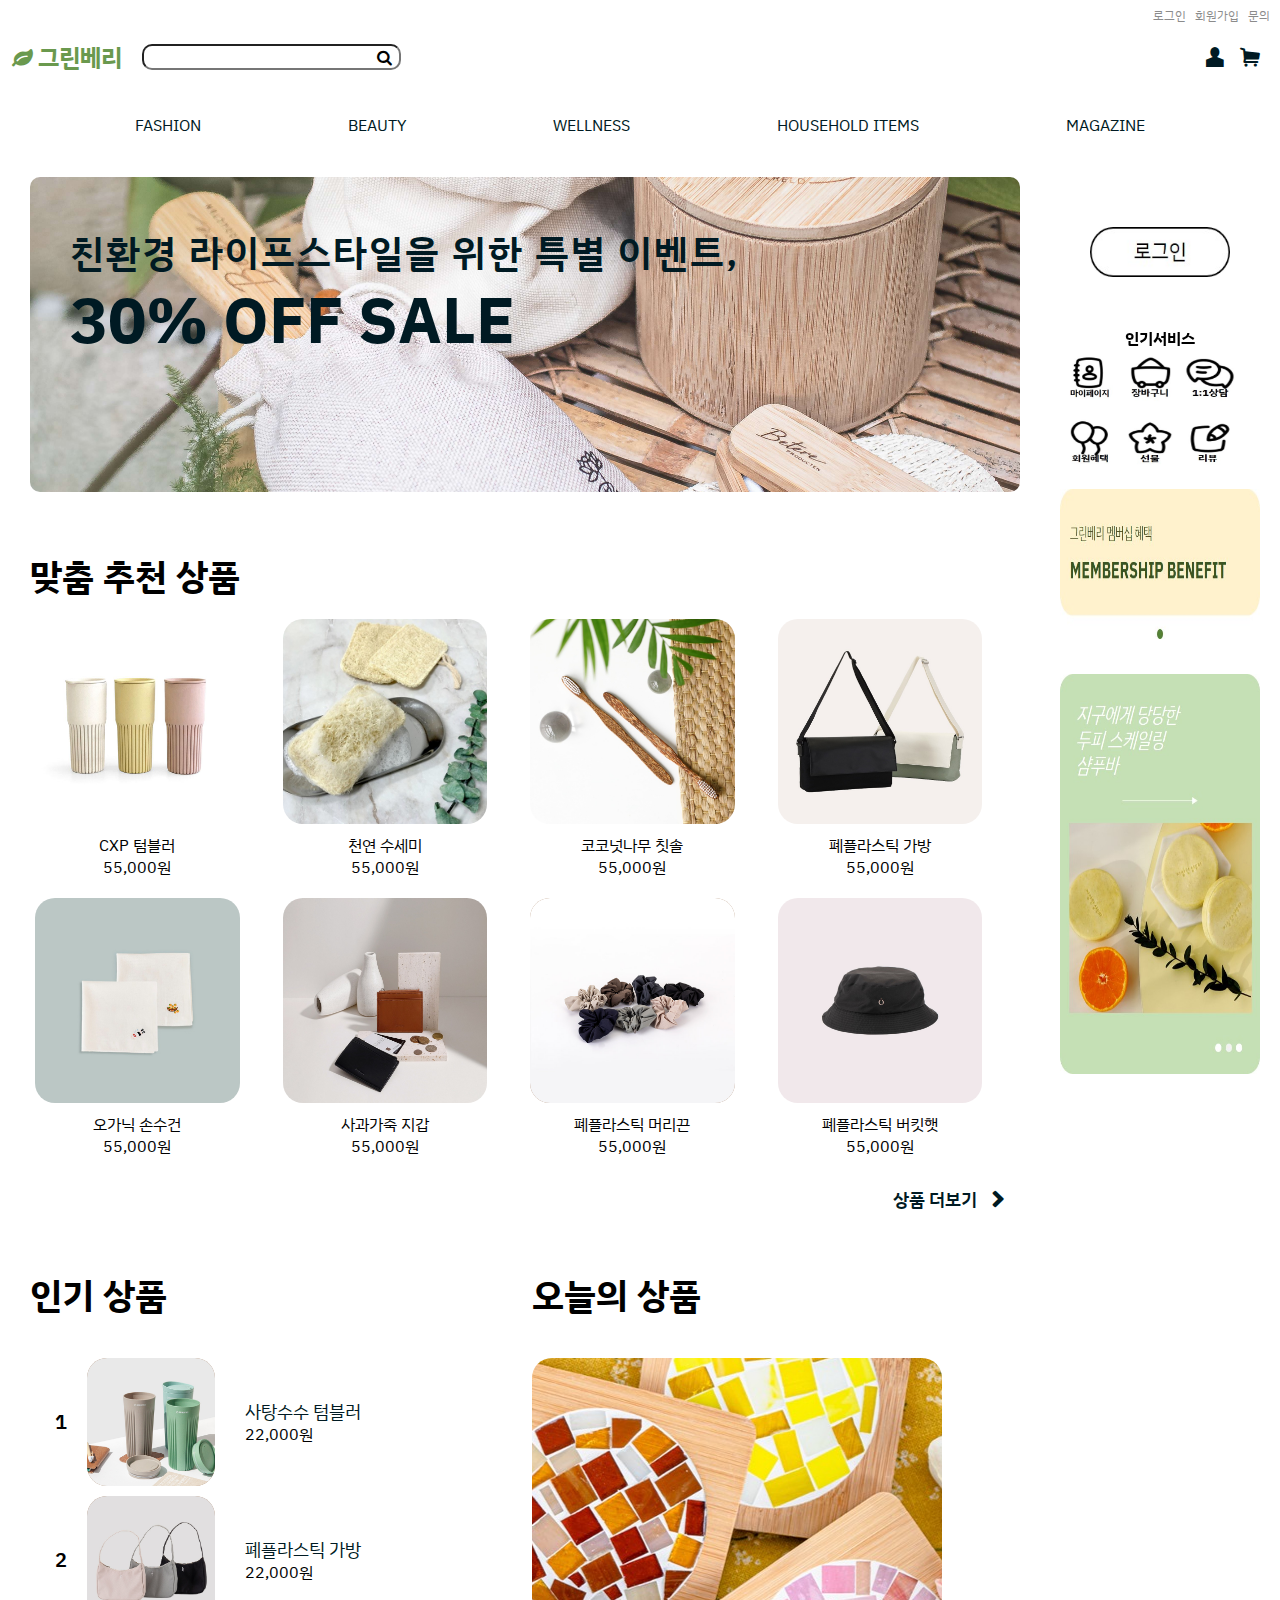
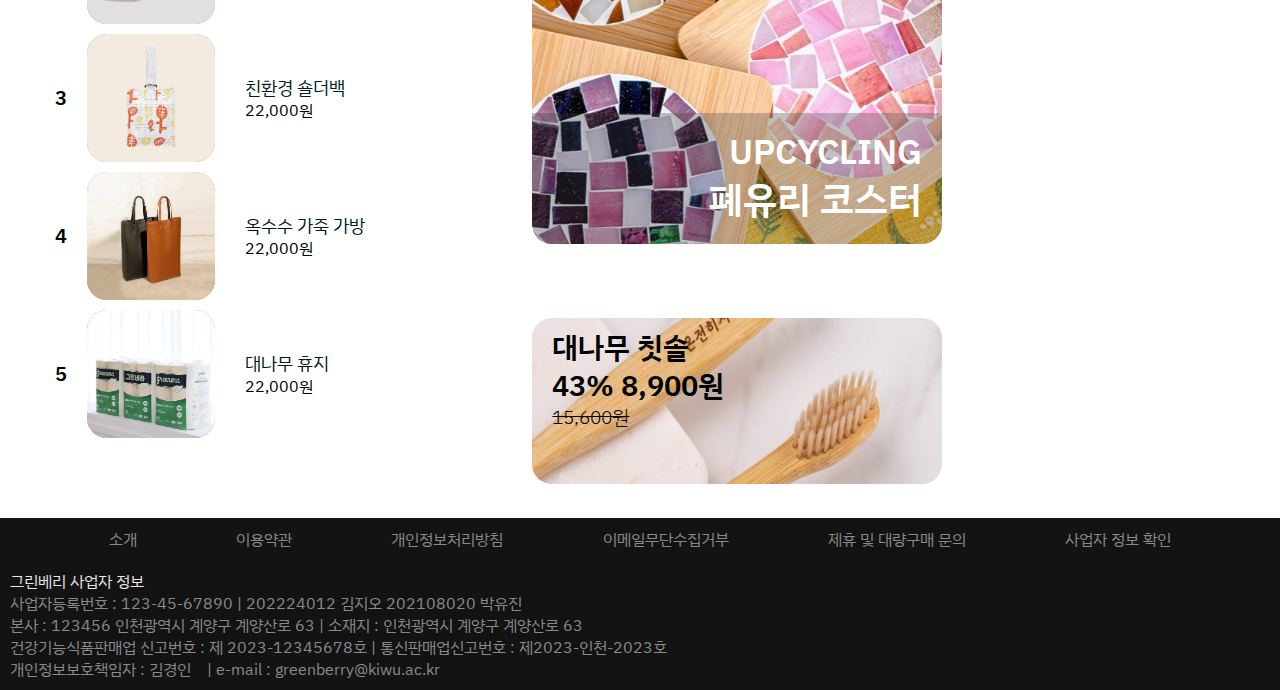
<file: index.html>
<!DOCTYPE html>
<html lang="ko">
<head>
    <meta charset="UTF-8">
    <meta name="viewport" content="width=device-width, initial-scale=1.0">
    <title>그린베리 greenberry</title>
    <link rel="stylesheet" href="./css/style.css">   <!-- css파일 적용 -->
    <link rel="stylesheet" href="./css/fontello.css">   <!-- 아이콘 폰트 파일 적용 -->
    <link href="https://fonts.googleapis.com/css2?family=IBM+Plex+Sans+KR:wght@100;200;300;400;500;600;700&display=swap" rel="stylesheet"> <!-- 구글 폰트-->

    <script src="main.js" defer></script>
</head>
<body>
    <!-- 헤더 -->
    <header id="header"> 
        <div class="member-menu">
            <ul>
                <li><a href="#">로그인</a></li>
                <li><a href="#">회원가입</a></li>
                <li><a href="#">문의</a></li>
            </ul>
        </div>
        <div class="headerbar">
            <a href="#" class="navbar-togglebtn"></a>
            <div class="headerbar-logo">
                <div class="logo-icon"><a href="">그린베리</a></div>
            </div>
            <div class="search">
                <form action="#"><input class="search-input" type="text" name="" id=""></form>
                <div class="search-icon"></div>
            </div>
            <ul class="header-menu-icon">
                <li><a class="mypage" href="#"></a></li>
                <li><a class="mycart" href="#"></a></li>
            </ul>
        </div>

        <nav>
            <div>
                <ul class="nav-menu">
                    <li><a href="#">FASHION</a></li>
                    <li><a href="#">BEAUTY</a></li>
                    <li><a href="#">WELLNESS</a></li>
                    <li><a href="#">HOUSEHOLD ITEMS</a></li>
                    <li><a href="#">MAGAZINE</a></li>
                </ul>
            </div>
        </nav>
    </header>
    
    
    <div id="container">
        <!-- 메인 -->
        <main id="main">
            <section class="banner">
                <div class="banner-text">
                    <h2>친환경 라이프스타일을 위한 특별 이벤트,</h2>
                    <h1>30% OFF SALE</h1>
                </div>
            </section>
            <!-- 맞춤 제품 -->
            <section class="main-recommend-area">
                <div class="main-recommend-title">
                    맞춤 추천 상품
                </div>
                <div class="main-recommend-product">
                    <ul>
                        <li class="product">
                          <img class="img" src="./images/CXP 텀블러.jpg">
                          <div class="info">
                            <p class="name">CXP 텀블러</p>
                            <p class="price">55,000원</p>
                          </div>
                        </li>
                        <li class="product">
                          <img class="img" src="./images/천연 수세미 5.jpg">
                          <div class="info">
                            <p class="name">천연 수세미</p>
                            <p class="price">55,000원</p>
                          </div>
                        </li>
                        <li class="product">
                          <img class="img" src="./images/코코넛나무 칫솔.jpg">
                          <div class="info">
                            <p class="name">코코넛나무 칫솔</p>
                            <p class="price">55,000원</p>
                          </div>
                        </li>
                        <li class="product">
                          <img class="img" src="./images/폐플라스틱 가방.jpg">
                          <div class="info">
                            <p class="name">폐플라스틱 가방</p>
                            <p class="price">55,000원</p>
                          </div>
                        </li>
                        <li class="product">
                          <img class="img" src="./images/오가닉 손수건.jpg">
                          <div class="info">
                            <p class="name">오가닉 손수건</p>
                            <p class="price">55,000원</p>
                          </div>
                        </li>
                        <li class="product">
                          <img class="img" src="./images/사과가죽 지갑.jpg">
                          <div class="info">
                            <p class="name">사과가죽 지갑</p>
                            <p class="price">55,000원</p>
                          </div>
                        </li>
                        <li class="product">
                          <img class="img" src="./images/폐플라스틱 머리끈.png">
                          <div class="info">
                            <p class="name">폐플라스틱 머리끈</p>
                            <p class="price">55,000원</p>
                          </div>
                        </li>
                        <li class="product">
                          <img class="img" src="./images/폐플라스틱 버킷햇.jpg">
                          <div class="info">
                            <p class="name">폐플라스틱 버킷햇</p>
                            <p class="price">55,000원</p>
                          </div>
                        </li>
                      </ul>
                </div>
                <div class="main-more-product">
                    <p><a href="#">상품 더보기</a></p>
                    <p class="more-icon"></p>
                </div>
            </section>
            <section class="main-area-2">
              <!-- 인기 상품 -->
              <section class="main-best-area">
                  <div class="main-best-title">
                    인기 상품
                  </div>
                  <div class="main-best-product">
                    <ul>
                      <li class="best-product">
                        <div>1</div>
                        <img src="./images/사탕수수 텀블러.jpg">
                        <div class="best-product-info">
                          <p>사탕수수 텀블러</p>
                          <p>22,000원</p>
                        </div>
                      </li>
                      <li class="best-product">
                        <div>2</div>
                        <img src="./images/폐플라스틱 가방.png">
                        <div class="best-product-info">
                          <p>폐플라스틱 가방</p>
                          <p>22,000원</p>
                        </div>
                      </li>
                      <li class="best-product">
                        <div>3</div>
                        <img src="./images/가방.jpg">
                        <div class="best-product-info">
                          <p>친환경 숄더백</p>
                          <p>22,000원</p>
                        </div>
                      </li>
                      <li class="best-product">
                        <div>4</div>
                        <img src="./images/옥수수 가죽 가방.jpg">
                        <div class="best-product-info">
                          <p>옥수수 가죽 가방</p>
                          <p>22,000원</p>
                        </div>
                      </li>
                      <li class="best-product">
                        <div>5</div>
                        <img src="./images/대나무 휴지.jpg">
                        <div class="best-product-info">
                          <p>대나무 휴지</p>
                          <p>22,000원</p>
                        </div>
                      </li>
                    </ul>
                  </div>
              </section>
              <!-- 오늘의 상품 -->
              <section class="main-today-area">
                  <div class="main-today-title">
                    오늘의 상품
                  </div>
                  <div class="main-today-product">
                    <div class="main-today-img">
                      <div>
                        <p>UPCYCLING</p> 
                        <p>폐유리 코스터</p>
                      </div>
                    </div>
                  </div>
                  <div class="main-today-sale">
                    <div class="today-sale-img">
                      <div>
                        <p>대나무 칫솔</p>
                        <p>43% 8,900원</p> 
                        <p>15,600원</p>
                      </div>
                  </div>
              </section>
            </section>
        </main>

        <!-- 서브 -->
        <aside id="sidebar">
          <div>
            <h2>
                <ui class="login">
                    <li><a href="#"><img class="img" src="./images/로그인.jpg"></a></li>
                </ui>
            </h2>
            <h3>인기서비스<br></h3>
            <h3>
                <ul class="sidebar-nav-menu">
                    <li><a href="#"><img class="img" src="./images/마이페이지.jpg"></a></li>
                    <li><a href="#"><img class="img" src="./images/장바구니.jpg"></a></li>
                    <li><a href="#"><img class="img" src="./images/상담.jpg"></a></li>
                    <li><a href="#"><img class="img" src="./images/회원혜택.jpg"></a></li>
                    <li><a href="#"><img class="img" src="./images/선물.jpg"></a></li>
                    <li><a href="#"><img class="img" src="./images/리뷰.jpg"></a></li>
                </ul>
            </h3>
            
              <div class="membership">
                <img class="img-membership" src="./images/멤버십 혜택.jpg">
                <div class="eco-a">
                  <img src="./images/친환경 제품.jpg"  class="eco-b">
                  <img src="./images/비건 핸드백.jpg"  class="eco-c">
              </div>
              </div>
              
            
            </div>
        </aside>
      </div>
    </div>

    <!-- 꼬리말 -->
    <footer id="footer">
                <!--하단 메뉴-->
                <div class="shop-util-wrap">
                  <div class="footer-iner">
                      <ul class="footer-nav-menu">
                          <a>소개</a>
                          <a>이용약관</a>
                          <a>개인정보처리방침</a>
                          <a>이메일무단수집거부</a>
                          <a>제휴 및 대량구매 문의</a>
                          <a>사업자 정보 확인</a>
                      </ul>
                  </div>
              </div>
              <div class="footer-info-wrap">
                  <div class="footer-iner">
                      <div class="footer-info">
                          <div class="company-info">
                              <p style="text-align:left">그린베리 사업자 정보</p>
                              <span style="text-align:left" class="footer-bar">
                                  <p>사업자등록번호 : 123-45-67890 | 202224012 김지오 202108020 박유진</p>
                              </span>
                              <span style="text-align:left" class="footer-bar">
                                  <p>본사 : 123456 인천광역시 계양구 계양산로 63 | 소재지 : 인천광역시 계양구 계양산로 63</p>
                              </span>
                              <span style="text-align:left" class="footer-bar">
                                  <p>건강기능식품판매업 신고번호 : 제 2023-12345678호 | 통신판매업신고번호 : 제2023-인천-2023호</p>
                              </span>
                              <span style="text-align:left" class="footer-bar">
                                  <p>개인정보보호책임자 : 김경인&nbsp;&nbsp;&nbsp; | e-mail : greenberry@kiwu.ac.kr</p>
                              </span>
                          </div>
                      </div>
                  </div>
              </div>
              </div>
              <div class="sns-links">
      
              </div>

    </footer>
</body>
</html>
</file>
<file: css/style.css>
:root {
    --text-color: #001a23;
    --accent-color: #16db65;
    --green-2: #6a994e;
    --green-3:  #386641;
    --green-4:  #a7c957;
    --green-5: #e9edc9;

    --main-color: #ADC178;
    --main-color-2: #DDE5B6;
    --main-color-3: #F0EAD2;
    --main-color-4: #A98467;
    --main-color-5: #6C584C;
    --sale-color: #f25c54;

    --font-large: 36px;
    --font-medium: 24px;
    --font-small: 16px;
    --font-mobile: 13px;
    --font-mobile-title: 26px;
}



/* 아이콘 폰트 */
.mypage:before {
    content: '\e80b';
    font-family: 'fontello';
}

.mycart:before {
    content: '\e80d';
    font-family: 'fontello';
}

.logo-icon:before {
    content: '\e801';
    font-family: 'fontello';
}

.navbar-togglebtn:before {
    content: '\e800';
    font-family: 'fontello';
}

.search-icon:before {
    content: '\e810';
    font-family: 'fontello';
}

.more-icon:before {
    content: '\e818';
    font-family: 'fontello';
}



* {
    margin: 0;
    padding: 0;
    font-size: 100%;
    font-family: 'IBM Plex Sans KR';
}

a {
    text-decoration: none;
    color: var(--text-color);
}

ul {
    list-style-type: none;
}


header {
    position: relative;
    width: 100%;
    height: 100%;
    background-color: #fff;
} 
footer {
    background-color: rgb(19, 19, 19);
    color: rgb(138, 138, 138);
    text-align: center;
    padding: 10px;
}

#container {
    display: flex;
}

main {
    flex: 1;
    padding: 20px;
    margin-left: 10px;
}

aside 
{
    width: 200px;
    padding: 20px;
    background-color: #fff;
    text-align: center;
    list-style-type: none;
}
.login img
{
    width: 140px;
    height: 50px;
    margin: auto;
    margin-bottom: 50px;
    margin-top: 50px;
}
.sidebar-nav-menu img 
{
    margin:5px;
    width: 50px;
    height: 50px;
    float: left;
    margin-bottom: 10px;
}
.membership > img
{   
    width: 200px;
    height: 150px;
    margin-top: 10px;
}

.eco-a 
{
    width: 200px;
    height: 400px;
    margin: 15px ;
    position: relative;
    padding-bottom: 20px;
    
}

.eco-b 
{
    width: 200px;
    height: 400px;
    margin: 15px ;
    right: 30px;
    bottom: 10px;
    position: relative;
    
  }
.eco-c 
{
    position: absolute;
    width: 200px;
    height: 400px;
    top: 5px;
    right: 15px;
    display: none;
  }
.eco-a:hover .eco-c 
{
    display: block;
  }




/* 맨 윗줄 */
.member-menu {
    position: absolute;
    top: 3px;
    right: 10px;
}

.member-menu > ul > li {
    padding-left: 5px;
}

.member-menu > ul > li {
    display: inline-block;
    font-size: 12px;
}

.member-menu > ul > li > a{
    color: #8B8B8B;
}




/* 헤더 부분 */
.headerbar {
    display: flex;
    justify-content: space-between;   /* 여백 사이사이에 넣기*/
    align-items: center;    /* 수직 기준으로 가운데에 놓기*/
    padding: 35px 12px;
}


.headerbar-logo {
    display: flex;
    font-size: 24px;
    color: var(--green-2);
    
}

.logo-icon > a {
    color: var(--green2);
    font-weight: 700;
    padding-left: 5px;
}

.nav-menu {
    display: flex;
    list-style-type: none;   /* 목록 불릿 없애기*/
    justify-content: space-evenly;
    align-items: center; 
    padding-bottom: 20px;
    text-align: center;
}



.nav-menu li {
    padding: 1px 12px;
}

.nav-menu li:hover {  /* 마우스 올렸을때 */
    background-color: var(--main-color-2);
    border-radius: 4px;
}

.nav-menu li a {
    color: var(--text-color);
}


.header-menu-icon {
    list-style-type: none;
    display: flex;
    justify-content: flex-end;
    margin-left: auto;
    padding-left: 15px;
}

.header-menu-icon li {
    padding: 8px 8px;
    font-size: 20px;
}

.mycart, .mypage {
    color: var(--text-color);
}

.navbar-togglebtn {
    color: var(--text-color);
    position: absolute;
    font-size: 25px;
    right: 15px;
    display: none;
}


.search {
    left: 2px;
    padding-left: 20px;
    display: flex;
    align-items: center;
    width: 30vw;
    
}

.search-input {
    padding-left: 5px;
    width: 100%;
    background-color: transparent;
    transition: border 0.3s;
    border-radius: 10px;
    padding-right: 15px;
}



/* 메인 부분 */
.banner {
    width: 100%;
    height: 35vh;   /* viewport height */
    background-image: url('../images/eco1.jpg');
    background-size: cover;
    background-repeat: no-repeat;
    background-position: 60%; /* 이미지 위치 */
    border-radius: 10px;
    cursor: pointer;  /* 커서 모양 */
}

.banner-text {
    padding-top: 50px;
    margin-left: 40px;
    margin-right: 10px;
    color: var(--text-color);
}

.banner-text h2 {
    letter-spacing: 2px;
    font-weight: 600;
    font-size: 3vw;
}

.banner-text h1 {
    font-size: 5vw;
}



.main-recommend-area {
    margin-top: 60px;
    width: 100%;
    margin-bottom: 20px;
}

.main-recommend-title {
    font-weight: 700;
    font-size: var(--font-large);
    padding-bottom: 20px;
}


.main-recommend-product {
    width: 100%;
    padding-left: 5px;
    padding-right: 5px;
    text-align: center;
}


.main-recommend-product ul {
    display: flex;
    flex-wrap: wrap;
    /* justify-content: space-between; */
}

.product {
    cursor: pointer;
    text-align: center;
}

.product:hover {
    filter:brightness(0.9);
}

.img { /* 아직 이미지 없어서 테스트용*/
    width: 16vw;
    height: 16vw;
    background-color: var(--main-color-4);
    border-radius: 20px;
    display: block; /* 이미지를 블록 요소로 설정하여 가운데 정렬을 적용할 수 있도록 함 */
    
}

.info {
    width: 16vw;
    margin-top: 10px;
    margin-bottom: 20px;
    
}

.name {
    display: -webkit-box; /* 넘치는 텍스트 안보이게 하는 기능을 위해 벤더프리픽스 적용 */
    -webkit-box-orient: vertical; 
    -webkit-line-clamp: 1;
    overflow: hidden;
}



.main-more-product {
    display: flex;
    justify-content: flex-end;
    font-weight: 600;
    font-size: 18px;
    margin-top: 10px;
    color: var(--text-color);
}

.main-more-product > p {
    margin-right: 15px;
    margin-bottom: 40px;
}



.main-area-2 {
    display: flex;
}



/* 인기 상품 */
.main-best-area {
    /* margin-right: 20px; */
    display: inline-block;
    width: 33vw;
    margin-bottom: 50px;
}

.main-best-title {
    font-weight: 700;
    font-size: var(--font-large);
    padding-bottom: 40px;
}


.best-product {
    display: flex;
    position: relative;
    align-items: center;
    margin-bottom: 10px;
    /* padding-right: 60px; */
    width: 180vw;
}

.main-best-product ul {
    display: flex;
    flex-wrap: wrap;
    margin-left: 5px;
}

.main-best-product ul li:hover {  /*인기상품리스트 hover*/
    filter:brightness(0.9);
    background-color: var(--main-color-3);
    cursor: pointer;
}

.best-product > div {
    margin: 20px;
}

.best-product div:first-child {
    font-size: 20px;
    font-weight: 600;
}

.best-product > img {
    width: 10vw;
    height: 10vw;
    background-color: var(--main-color-4);
    border-radius: 20px;
    display: block;
    margin-right: 10px;
}

.best-product-info p:first-child {
    font-size: 18px;
    color: var(--text-color);
} 


/* 오늘의 상품 */
.main-today-area {
    width: 32vw;
    margin-left: 80px;  /* 여백 */
    
}

.main-today-title {
    font-weight: 700;
    font-size: var(--font-large);
    padding-bottom: 40px;
}

.main-today-product {
    /* display: flex; */
    height: 60vh;
    margin-bottom: 20px;
}

.main-today-img {
    display: flex;
    width: 100%; /* vw 비율 다르게하면 사진 찐따되는데*/
    height: 90%;
    background-position: 50%;
    background-image: url('../images/폐유리\ 코스터\ 2.jpg');
    border-radius: 20px;
    align-items: flex-end;
    /* justify-content: flex-end; */
}

.main-today-img p {
    font-size: 2.7vw;
    font-weight: 600;
    color: white;
    /* padding-left: 20px; */
    padding-right: 20px;
    display: block;
    text-align: right;
}

.main-today-img div {
    width: 100%;
    padding-top: 15px;
    background-color: rgba(65, 63, 63, 0.3);
    border-radius: 0 0 20px 20px;
}

.main-today-img p:nth-child(2) {
    padding-bottom: 20px;
    font-size: 3vw;
}

.main-today-info p {
    font-size: 30px;
    font-weight: 500;
    
}

.main-today-sale {
    height: 13vw;
    border-radius: 20px;
}

.today-sale-img {
    display: flex;
    width: 100%; /* vw 비율 다르게하면 사진 찐따되는데*/
    height: 100%;
    background-position: 60%;
    background-image: url('../images/대나무\ 칫솔.jpg');
    border-radius: 20px;
}

.today-sale-img p {
    font-size: 2.3vw;
    font-weight: 600;
}

.today-sale-img p:nth-child(3) {
    text-decoration: line-through;
    font-size: 1.5vw;
    font-weight: 300;
}


.today-sale-img div {
    margin-left: 20px;
    margin-top: 10px;
    
}


/* .today-sale-img p:first-child {
    font-size: 2.0vw;
    font-weight: 600;
    margin-right: 10px;
}

.today-sale-img p:nth-child(2) {
    font-size: 2.3vw;
    font-weight: 600;
    
}

.today-sale-img p:nth-child(3) {
    text-decoration: line-through;
    font-size: 1.5vw;
    font-weight: 300;
} */

/* 서브 영역 */
aside div {
    position: sticky;
    top: 10px;
}







/* 푸터 */
.company-info > p {
    color: rgb(230, 229, 229);
}

.footer-nav-menu {
    display: flex;
    list-style-type: none;   /* 목록 불릿 없애기*/
    justify-content: space-evenly;
    align-items: center; 
    padding-bottom: 20px;
    text-align: center;
}

.footer-nav-menu a {
    color: rgb(139, 137, 137);
}






/* 데스크톱 사이즈일때 적용 */
@media screen and (min-width: 782px) {

    .product {    /* 상품리스트 4개 유지하게 */
        /* box-sizing: border-box; */
        width: calc(25%);
        
    }

    .search {
        width: 250px;
    }

    /*
    #header .header-menu-icon {
        position: absolute;
        right: 32px;
        height: 35px;
    }
    */
}


/* 태블릿 사이즈 */
@media screen and (max-width: 781px) {
    main {
        margin: 0;
    }
    .member-menu {
        display: none;
    }

    .header-menu-icon {
        margin-left: auto;
    }

    .product {  
        width: calc(21%);

    }

    .main-recommend-title {
        font-size: 30px;
    }
    aside {
        display: none;
    }

    .main-recommend-product ul {
        display: flex;
        flex-wrap: wrap;
        justify-content: space-between;
    }

    .banner-text h2 {
        font-size: 4vw;
    }

    .banner-text h1 {
        font-size: 7vw;
    }

  

    .main-area-2 {
        display: block;
    }

    .main-best-area {
        width: 90vw;
        margin-bottom: 50px;
    }

    .main-today-area {
        width: 90vw;
        margin-left: 0;
    }

    .main-best-title {
        font-size: 30px;
    }

    .main-today-title {
        font-size: 30px;
    }

    .main-today-product {
        height: 50vh;
    }

    .main-today-img p {
        font-size: 5vw;
    }

    .main-today-img p:nth-child(2) {
        padding-bottom: 20px;
        font-size: 6vw;
    }

    .main-today-sale {
        height: 20vw;
        margin-bottom: 50px;
    }

    .today-sale-img p {
        font-size: 4vw;
    }

    .today-sale-img p:nth-child(3) {
        font-size: 2vw;
    }

    .img {
        width: 19vw;
        height: 19vw;
    }

    .name {
        display: inline-block;
    }

    .info {
        display: flex;
        flex-direction: column;
        width: 100%;
        text-align: center;
        align-items: center;
    }

    .best-product img {
        width: 20vw;
        height: 20vw;
    }

    .best-product div:first-child {
        font-size: 24px;
        font-weight: 600;
    }

    .main-today-img {
        margin-left: 5px;
    }

    .today-sale-img {
        margin-left: 5px;
    }
    
}

/* 모바일 사이즈 */
@media screen and (max-width: 480px) {
    main {
        padding: 5px;
        margin: 0;
    }
    .member-menu {
        display: none;
    }
    .header-menu-icon {
        display: none;
    }
    .navbar-togglebtn {
        display: block;
    }
    .nav-menu {
        display: none;   
    }

    .nav-menu li {
        font-size: var(--font-mobile);
    }

    .nav-menu.active {
        display: flex;
        justify-content: space-evenly;
    }

    .search {
        display: none;
    }

    .banner-text h2 {
        font-size: 4vw;
    }

    .banner-text h1 {
        font-size: 8vw;
    }

    .main-recommend-title {
        font-size: var(--font-mobile-title);
    }

    .main-best-title {
        font-size: var(--font-mobile-title);
    }
    
    .main-today-title {
        font-size: var(--font-mobile-title);
    }

    .main-more-product {
        font-size: 16px;
    }

    .product {
        width: calc(44%);
    }

    .img {
        width: 40vw;
        height: 40vw;
    }

    .main-recommend-product {
        /* padding-right: 0; */
    }

    .name {
        display: inline-block;
    }

    .info {
        display: flex;
        flex-direction: column;
        width: 100%;
        text-align: center;
        align-items: center;
    }

    .best-product img {
        width: 30vw;
        height: 30vw;
    }

    .banner-text h2 {
        font-size: 4vw;
    }

    .banner-text h1 {
        font-size: 12vw;
        line-height: 1;
        margin-top: 10px;
    }

    .banner-text {
        padding-top: 40px;
    }

    .best-product div:first-child {
        font-size: 24px;
        font-weight: 600;
    }
 
    .main-today-img p {
        font-size: 6vw;
    }

    .main-today-img p:nth-child(2) {
        font-size: 8vw;
    }

    .main-area-2 {
        display: block;
    }

    .main-today-area {
        width: 90vw;
        margin-left: 0;
    }

    .footer-nav-menu {
        display: none;   
    }

    .nav-menu li{
        /* width: 20px; */
        margin-right: 3px;
    }

    .main-today-img {
        margin-left: 10px;
    }

    .main-today-sale {
        height: 30vw;
    }

    .today-sale-img {
        margin-left: 10px;
    }

    .today-sale-img p {
        font-size: 5vw;
    }

    .today-sale-img p:nth-child(3) {
        font-size: 4vw;
    }

}
</file>
<file: css/fontello.css>
@font-face {
  font-family: 'fontello';
  src: url('../font/fontello.eot?27278312');
  src: url('../font/fontello.eot?27278312#iefix') format('embedded-opentype'),
       url('../font/fontello.woff2?27278312') format('woff2'),
       url('../font/fontello.woff?27278312') format('woff'),
       url('../font/fontello.ttf?27278312') format('truetype'),
       url('../font/fontello.svg?27278312#fontello') format('svg');
  font-weight: normal;
  font-style: normal;
}
/* Chrome hack: SVG is rendered more smooth in Windozze. 100% magic, uncomment if you need it. */
/* Note, that will break hinting! In other OS-es font will be not as sharp as it could be */
/*
@media screen and (-webkit-min-device-pixel-ratio:0) {
  @font-face {
    font-family: 'fontello';
    src: url('../font/fontello.svg?27278312#fontello') format('svg');
  }
}
*/
[class^="icon-"]:before, [class*=" icon-"]:before {
  font-family: "fontello";
  font-style: normal;
  font-weight: normal;
  speak: never;

  display: inline-block;
  text-decoration: inherit;
  width: 1em;
  margin-right: .2em;
  text-align: center;
  /* opacity: .8; */

  /* For safety - reset parent styles, that can break glyph codes*/
  font-variant: normal;
  text-transform: none;

  /* fix buttons height, for twitter bootstrap */
  line-height: 1em;

  /* Animation center compensation - margins should be symmetric */
  /* remove if not needed */
  margin-left: .2em;

  /* you can be more comfortable with increased icons size */
  /* font-size: 120%; */

  /* Font smoothing. That was taken from TWBS */
  -webkit-font-smoothing: antialiased;
  -moz-osx-font-smoothing: grayscale;

  /* Uncomment for 3D effect */
  /* text-shadow: 1px 1px 1px rgba(127, 127, 127, 0.3); */
}

.icon-search:before { content: '\e082'; } /* '' */
.icon-heart:before { content: '\e0d8'; } /* '' */
.icon-mail:before { content: '\e0f2'; } /* '' */
.icon-star:before { content: '\e109'; } /* '' */
.icon-align-justify:before { content: '\e800'; } /* '' */
.icon-leaf:before { content: '\e801'; } /* '' */
.icon-braille:before { content: '\e802'; } /* '' */
.icon-cog:before { content: '\e803'; } /* '' */
.icon-ok:before { content: '\e804'; } /* '' */
.icon-thumbs-up:before { content: '\e805'; } /* '' */
.icon-thumbs-down:before { content: '\e806'; } /* '' */
.icon-bell:before { content: '\e807'; } /* '' */
.icon-comment-alt:before { content: '\e808'; } /* '' */
.icon-megaphone:before { content: '\e809'; } /* '' */
.icon-clipboard:before { content: '\e80a'; } /* '' */
.icon-torso:before { content: '\e80b'; } /* '' */
.icon-th-large:before { content: '\e80c'; } /* '' */
.icon-basket:before { content: '\e80d'; } /* '' */
.icon-fire:before { content: '\e80e'; } /* '' */
.icon-down-big:before { content: '\e80f'; } /* '' */
.icon-search-1:before { content: '\e810'; } /* '' */
.icon-left-big:before { content: '\e811'; } /* '' */
.icon-right-big:before { content: '\e812'; } /* '' */
.icon-up-big:before { content: '\e813'; } /* '' */
.icon-down-dir:before { content: '\e814'; } /* '' */
.icon-up-dir:before { content: '\e815'; } /* '' */
.icon-left-dir:before { content: '\e816'; } /* '' */
.icon-right-dir:before { content: '\e817'; } /* '' */
.icon-right-open:before { content: '\e818'; } /* '' */
.icon-left-open:before { content: '\e819'; } /* '' */
.icon-down-open:before { content: '\e81a'; } /* '' */
.icon-up-open:before { content: '\e81b'; } /* '' */
.icon-comment:before { content: '\e81c'; } /* '' */
.icon-chat:before { content: '\e81d'; } /* '' */
.icon-bookmark:before { content: '\e81e'; } /* '' */
.icon-tags:before { content: '\e81f'; } /* '' */
.icon-tag:before { content: '\e820'; } /* '' */
.icon-lock:before { content: '\e821'; } /* '' */
.icon-lock-open:before { content: '\e822'; } /* '' */
.icon-ok-1:before { content: '\e823'; } /* '' */
.icon-minus:before { content: '\e824'; } /* '' */
.icon-zoom-in:before { content: '\e825'; } /* '' */
.icon-zoom-out:before { content: '\e826'; } /* '' */
.icon-check-empty:before { content: '\f096'; } /* '' */
.icon-bookmark-empty:before { content: '\f097'; } /* '' */
.icon-blank:before { content: '\f0c8'; } /* '' */
.icon-mail-alt:before { content: '\f0e0'; } /* '' */
.icon-comment-empty:before { content: '\f0e5'; } /* '' */
.icon-chat-empty:before { content: '\f0e6'; } /* '' */
.icon-angle-double-left:before { content: '\f100'; } /* '' */
.icon-angle-double-right:before { content: '\f101'; } /* '' */
.icon-angle-double-up:before { content: '\f102'; } /* '' */
.icon-angle-double-down:before { content: '\f103'; } /* '' */
.icon-angle-left:before { content: '\f104'; } /* '' */
.icon-angle-right:before { content: '\f105'; } /* '' */
.icon-angle-up:before { content: '\f106'; } /* '' */
.icon-angle-down:before { content: '\f107'; } /* '' */
.icon-circle-empty:before { content: '\f10c'; } /* '' */
.icon-quote-left:before { content: '\f10d'; } /* '' */
.icon-quote-right:before { content: '\f10e'; } /* '' */
.icon-circle:before { content: '\f111'; } /* '' */
.icon-help:before { content: '\f128'; } /* '' */
.icon-attention-alt:before { content: '\f12a'; } /* '' */
.icon-lock-open-alt:before { content: '\f13e'; } /* '' */
.icon-down:before { content: '\f175'; } /* '' */
.icon-up:before { content: '\f176'; } /* '' */
.icon-left:before { content: '\f177'; } /* '' */
.icon-right:before { content: '\f178'; } /* '' */
.icon-circle-thin:before { content: '\f1db'; } /* '' */
.icon-genderless:before { content: '\f22d'; } /* '' */
.icon-envira:before { content: '\f299'; } /* '' */
</file>
